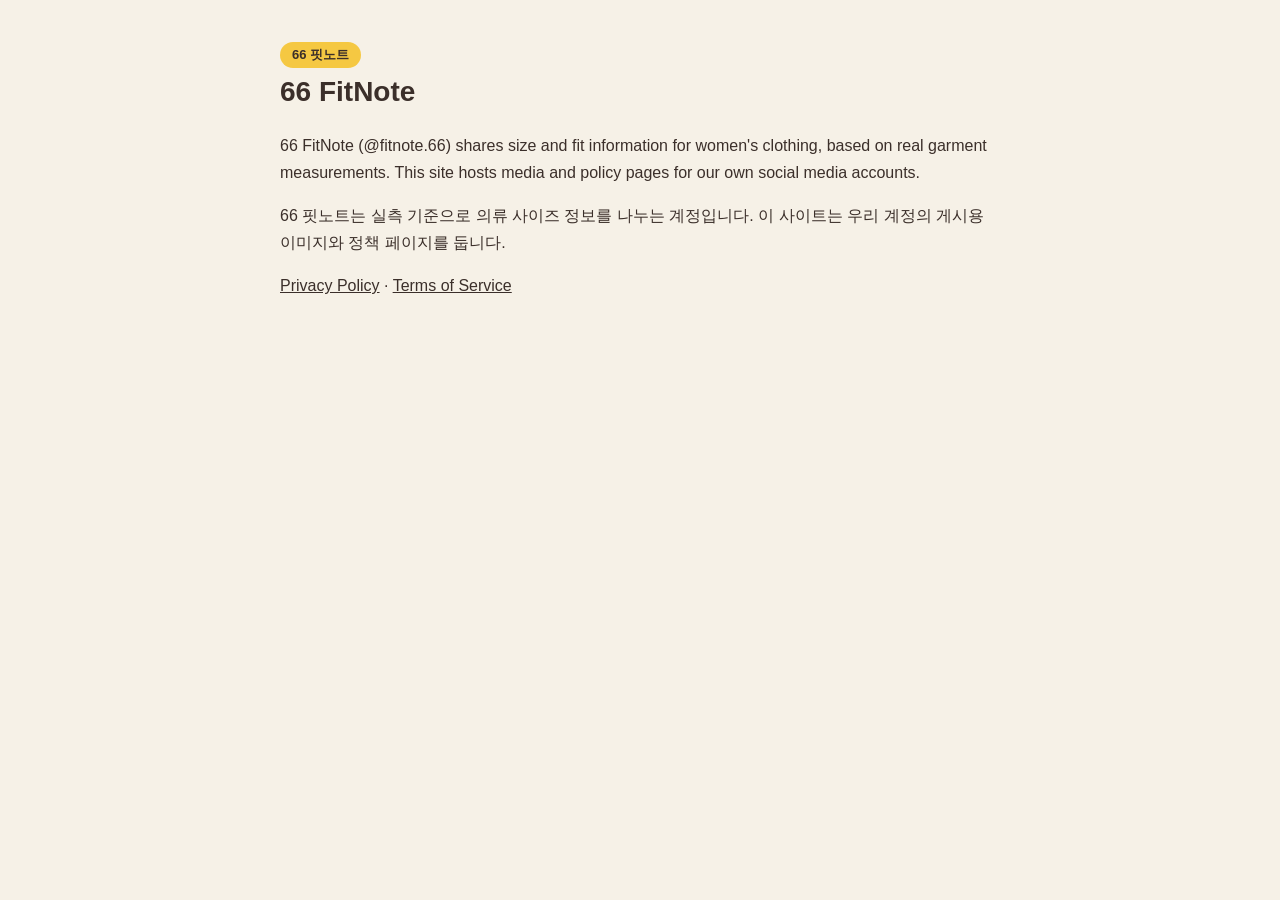
<file: index.html>
<!doctype html><html lang="ko"><head><meta charset="utf-8"><meta name="viewport" content="width=device-width,initial-scale=1"><title>66 FitNote</title><link rel="stylesheet" href="style.css"></head>
<body><main>
<span class="tag">66 핏노트</span>
<h1>66 FitNote</h1>
<p>66 FitNote (@fitnote.66) shares size and fit information for women's clothing, based on real garment measurements. This site hosts media and policy pages for our own social media accounts.</p>
<p>66 핏노트는 실측 기준으로 의류 사이즈 정보를 나누는 계정입니다. 이 사이트는 우리 계정의 게시용 이미지와 정책 페이지를 둡니다.</p>
<p><a href="privacy.html">Privacy Policy</a> · <a href="terms.html">Terms of Service</a></p>
</main></body></html>
</file>
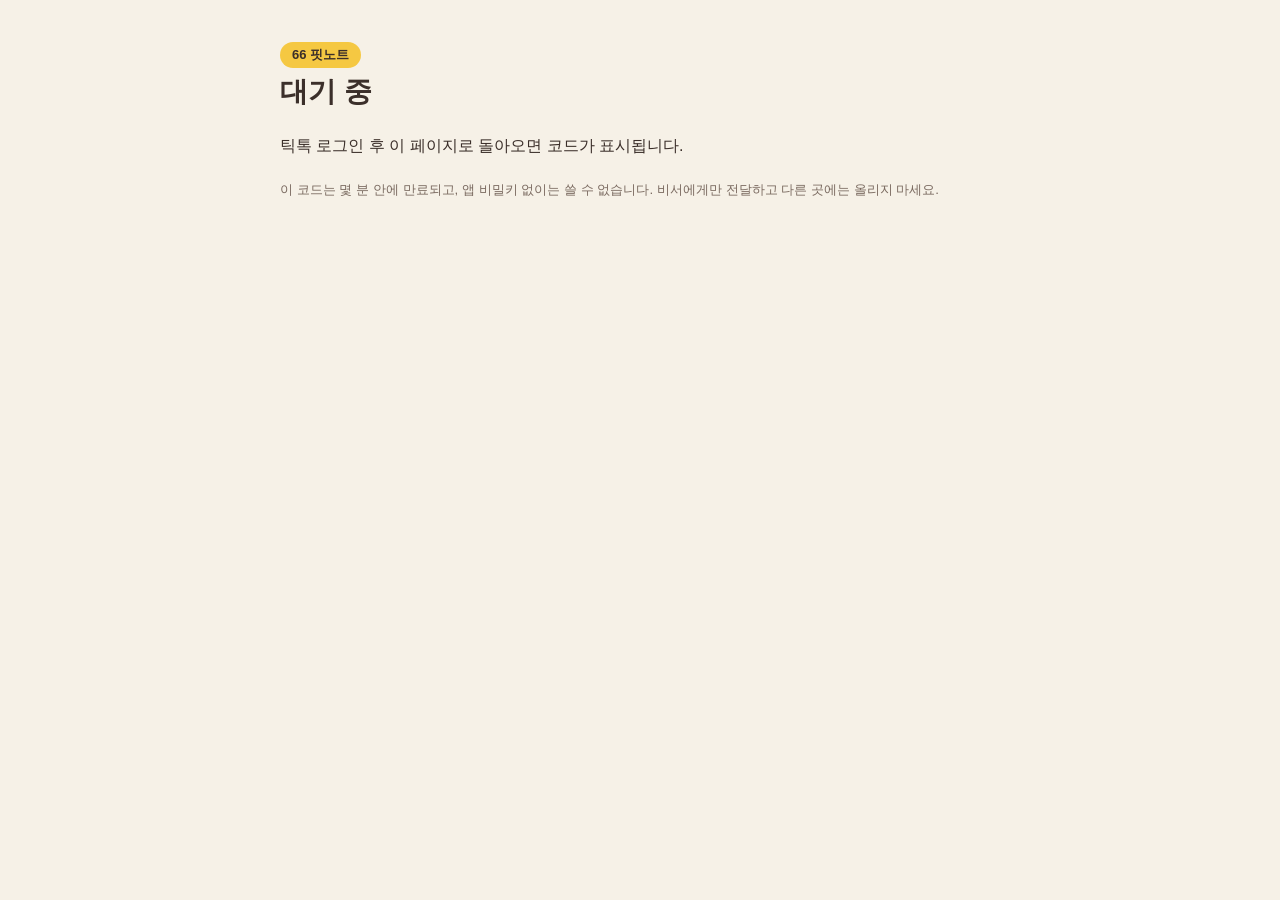
<file: callback.html>
<!doctype html><html lang="ko"><head><meta charset="utf-8"><meta name="viewport" content="width=device-width,initial-scale=1"><title>연결 완료</title><link rel="stylesheet" href="style.css"></head>
<body><main>
<span class="tag">66 핏노트</span>
<h1 id="t">연결 확인 중</h1>
<p id="m"></p>
<div class="box" id="c" hidden></div>
<button id="b" hidden style="padding:10px 18px;border:0;border-radius:10px;background:#F5C842;font-weight:700;cursor:pointer">코드 복사</button>
<p><small>이 코드는 몇 분 안에 만료되고, 앱 비밀키 없이는 쓸 수 없습니다. 비서에게만 전달하고 다른 곳에는 올리지 마세요.</small></p>
<script>
const p=new URLSearchParams(location.search),code=p.get('code'),err=p.get('error');
const t=document.getElementById('t'),m=document.getElementById('m'),c=document.getElementById('c'),b=document.getElementById('b');
if(code){t.textContent='연결 완료';m.textContent='아래 코드를 복사해서 비서(다온)에게 보내 주세요.';c.textContent=code;c.hidden=false;b.hidden=false;
b.onclick=()=>{navigator.clipboard.writeText(code).then(()=>b.textContent='복사됨',()=>{const r=document.createRange();r.selectNodeContents(c);getSelection().removeAllRanges();getSelection().addRange(r);});};}
else if(err){t.textContent='연결 실패';m.textContent='오류: '+err+' '+(p.get('error_description')||'');}
else{t.textContent='대기 중';m.textContent='틱톡 로그인 후 이 페이지로 돌아오면 코드가 표시됩니다.';}
</script>
</main></body></html>
</file>
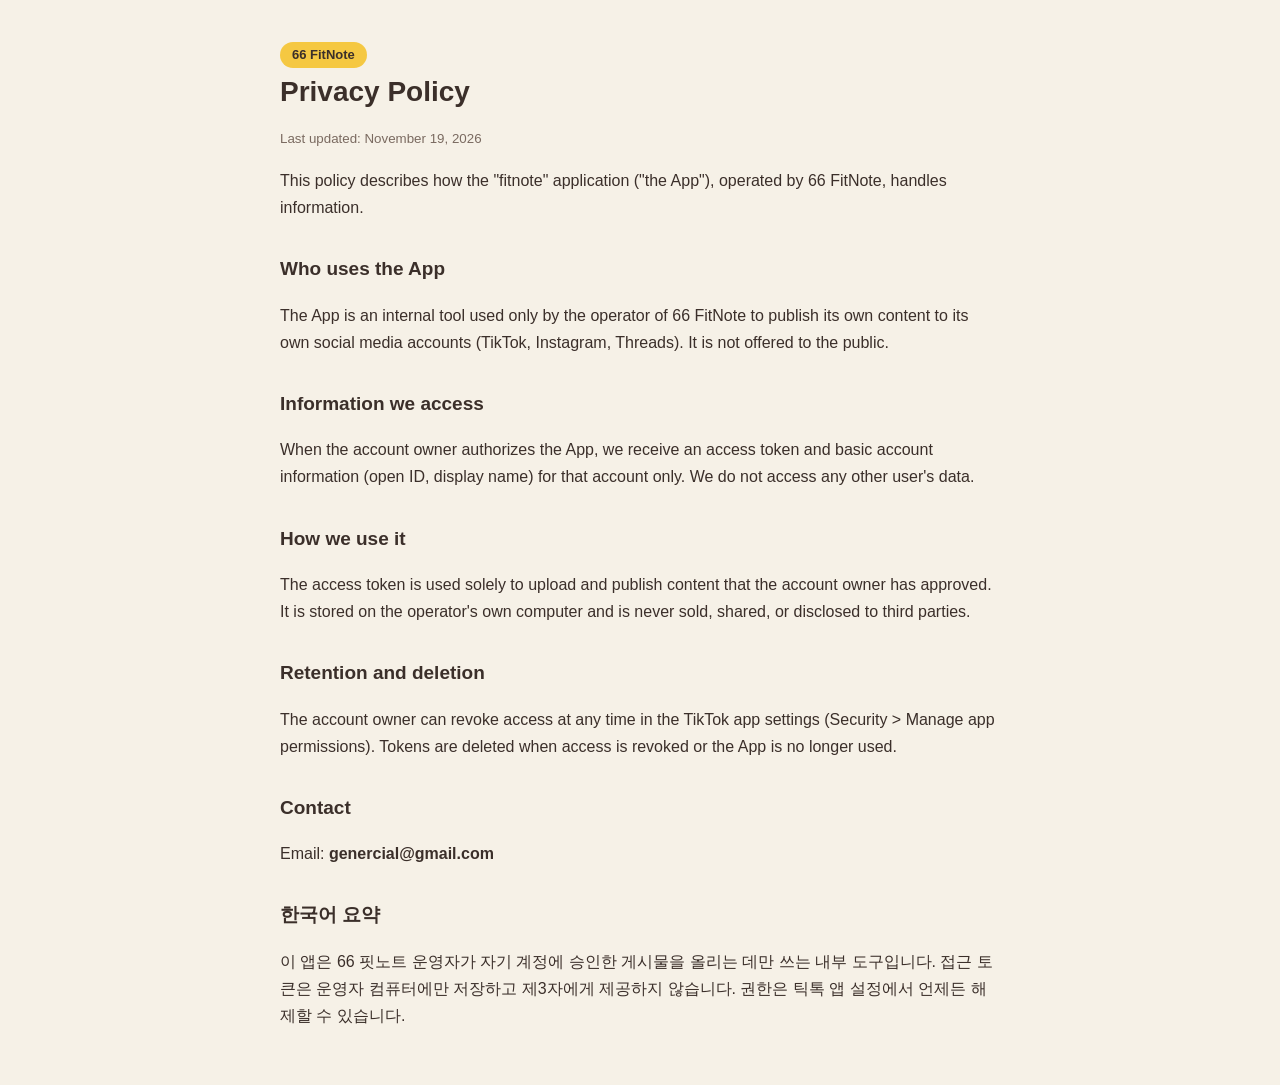
<file: privacy.html>
<!doctype html><html lang="en"><head><meta charset="utf-8"><meta name="viewport" content="width=device-width,initial-scale=1"><title>Privacy Policy</title><link rel="stylesheet" href="style.css"></head>
<body><main>
<span class="tag">66 FitNote</span>
<h1>Privacy Policy</h1>
<small>Last updated: November 19, 2026</small>
<p>This policy describes how the "fitnote" application ("the App"), operated by 66 FitNote, handles information.</p>
<h2>Who uses the App</h2>
<p>The App is an internal tool used only by the operator of 66 FitNote to publish its own content to its own social media accounts (TikTok, Instagram, Threads). It is not offered to the public.</p>
<h2>Information we access</h2>
<p>When the account owner authorizes the App, we receive an access token and basic account information (open ID, display name) for that account only. We do not access any other user's data.</p>
<h2>How we use it</h2>
<p>The access token is used solely to upload and publish content that the account owner has approved. It is stored on the operator's own computer and is never sold, shared, or disclosed to third parties.</p>
<h2>Retention and deletion</h2>
<p>The account owner can revoke access at any time in the TikTok app settings (Security &gt; Manage app permissions). Tokens are deleted when access is revoked or the App is no longer used.</p>
<h2>Contact</h2>
<p>Email: <strong>genercial@gmail.com</strong></p>
<h2>한국어 요약</h2>
<p>이 앱은 66 핏노트 운영자가 자기 계정에 승인한 게시물을 올리는 데만 쓰는 내부 도구입니다. 접근 토큰은 운영자 컴퓨터에만 저장하고 제3자에게 제공하지 않습니다. 권한은 틱톡 앱 설정에서 언제든 해제할 수 있습니다.</p>
</main></body></html>
</file>
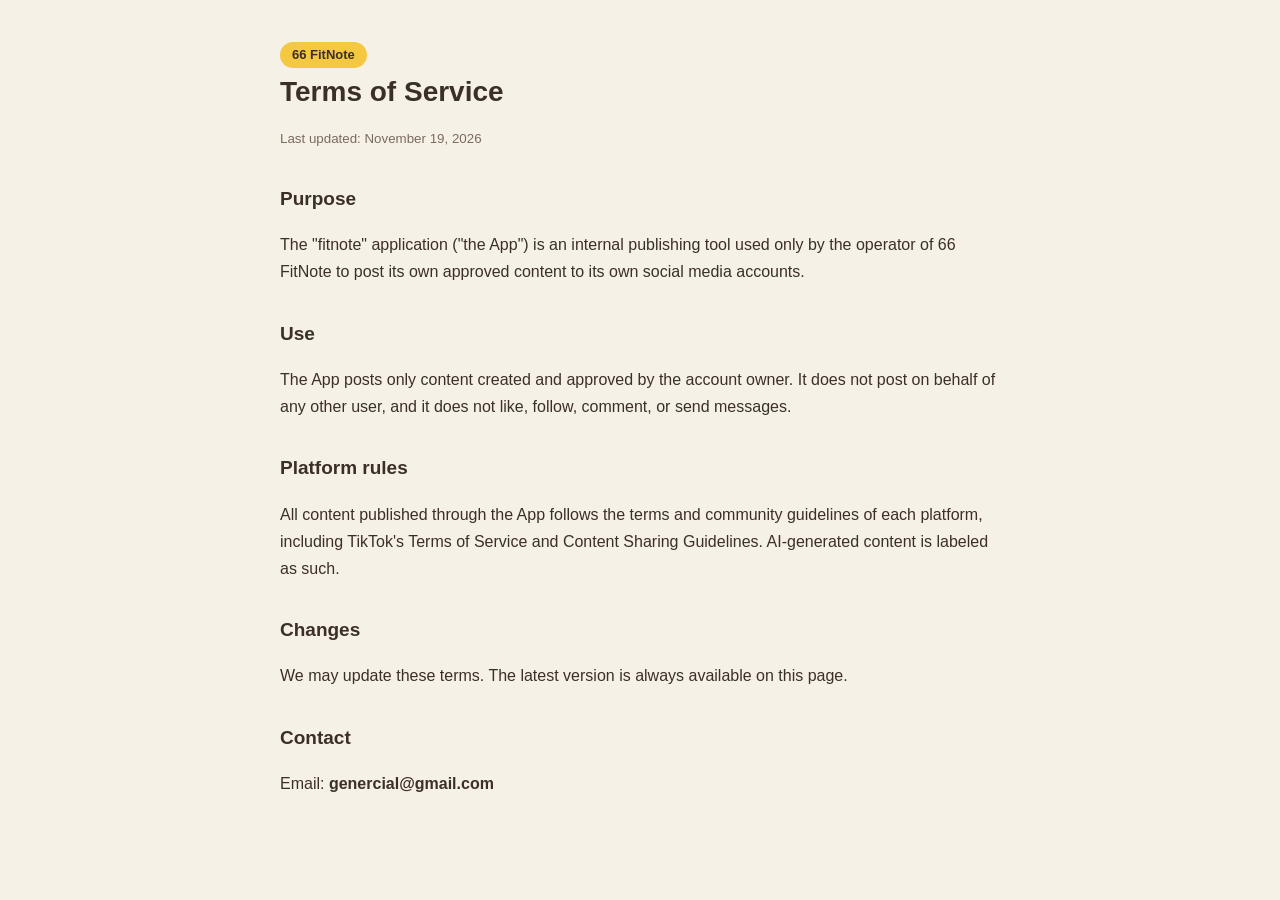
<file: terms.html>
<!doctype html><html lang="en"><head><meta charset="utf-8"><meta name="viewport" content="width=device-width,initial-scale=1"><title>Terms of Service</title><link rel="stylesheet" href="style.css"></head>
<body><main>
<span class="tag">66 FitNote</span>
<h1>Terms of Service</h1>
<small>Last updated: November 19, 2026</small>
<h2>Purpose</h2>
<p>The "fitnote" application ("the App") is an internal publishing tool used only by the operator of 66 FitNote to post its own approved content to its own social media accounts.</p>
<h2>Use</h2>
<p>The App posts only content created and approved by the account owner. It does not post on behalf of any other user, and it does not like, follow, comment, or send messages.</p>
<h2>Platform rules</h2>
<p>All content published through the App follows the terms and community guidelines of each platform, including TikTok's Terms of Service and Content Sharing Guidelines. AI-generated content is labeled as such.</p>
<h2>Changes</h2>
<p>We may update these terms. The latest version is always available on this page.</p>
<h2>Contact</h2>
<p>Email: <strong>genercial@gmail.com</strong></p>
</main></body></html>
</file>
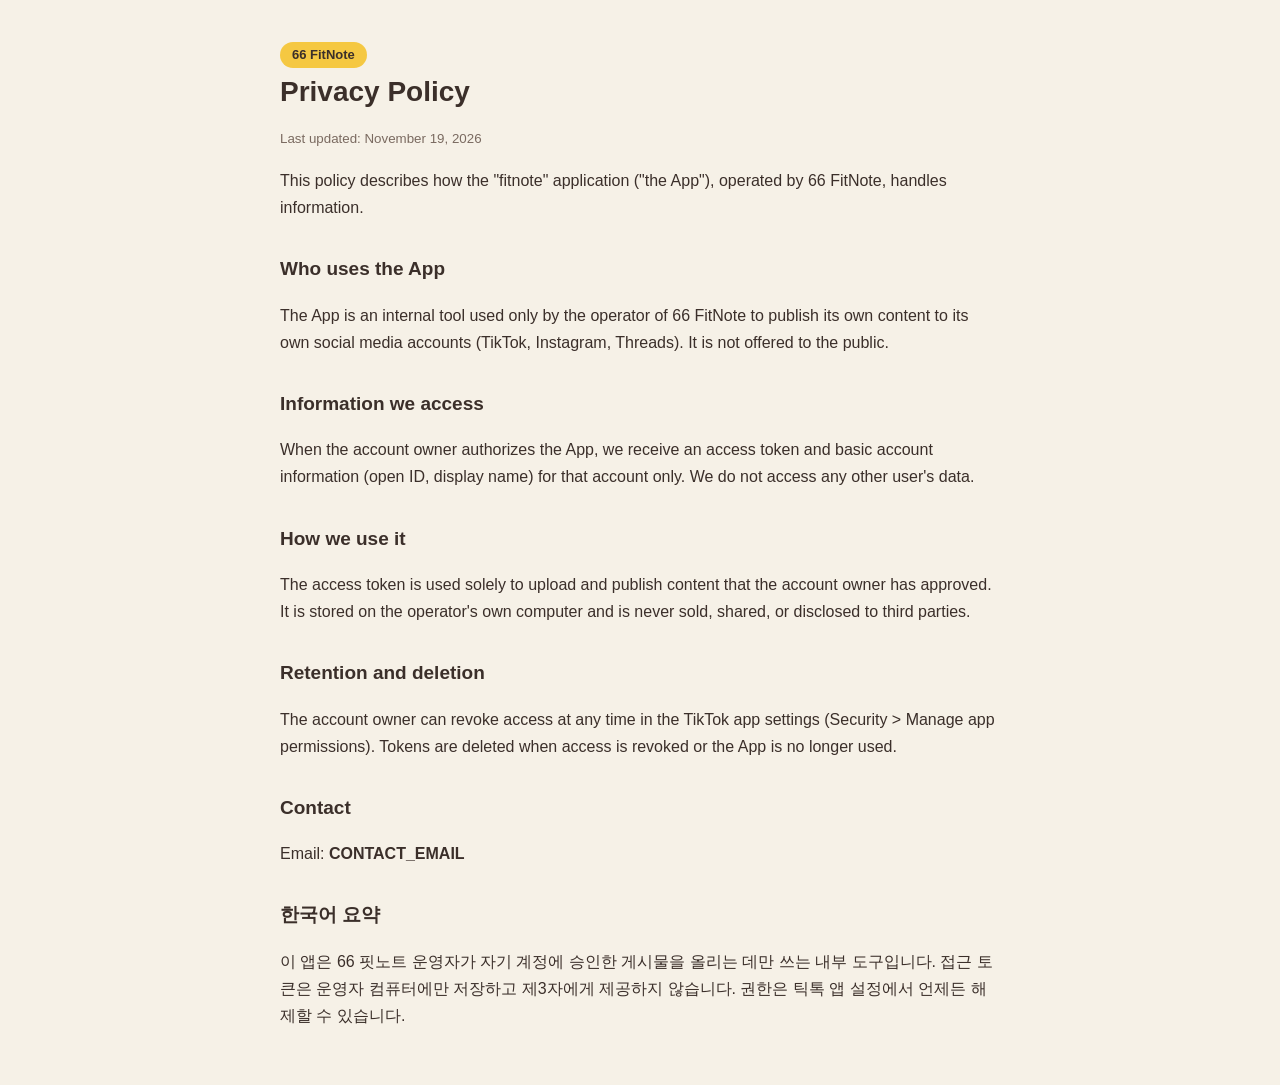
<file: fitnote-media/privacy.html>
<!doctype html><html lang="en"><head><meta charset="utf-8"><meta name="viewport" content="width=device-width,initial-scale=1"><title>Privacy Policy</title><link rel="stylesheet" href="style.css"></head>
<body><main>
<span class="tag">66 FitNote</span>
<h1>Privacy Policy</h1>
<small>Last updated: November 19, 2026</small>
<p>This policy describes how the "fitnote" application ("the App"), operated by 66 FitNote, handles information.</p>
<h2>Who uses the App</h2>
<p>The App is an internal tool used only by the operator of 66 FitNote to publish its own content to its own social media accounts (TikTok, Instagram, Threads). It is not offered to the public.</p>
<h2>Information we access</h2>
<p>When the account owner authorizes the App, we receive an access token and basic account information (open ID, display name) for that account only. We do not access any other user's data.</p>
<h2>How we use it</h2>
<p>The access token is used solely to upload and publish content that the account owner has approved. It is stored on the operator's own computer and is never sold, shared, or disclosed to third parties.</p>
<h2>Retention and deletion</h2>
<p>The account owner can revoke access at any time in the TikTok app settings (Security &gt; Manage app permissions). Tokens are deleted when access is revoked or the App is no longer used.</p>
<h2>Contact</h2>
<p>Email: <strong>CONTACT_EMAIL</strong></p>
<h2>한국어 요약</h2>
<p>이 앱은 66 핏노트 운영자가 자기 계정에 승인한 게시물을 올리는 데만 쓰는 내부 도구입니다. 접근 토큰은 운영자 컴퓨터에만 저장하고 제3자에게 제공하지 않습니다. 권한은 틱톡 앱 설정에서 언제든 해제할 수 있습니다.</p>
</main></body></html>
</file>
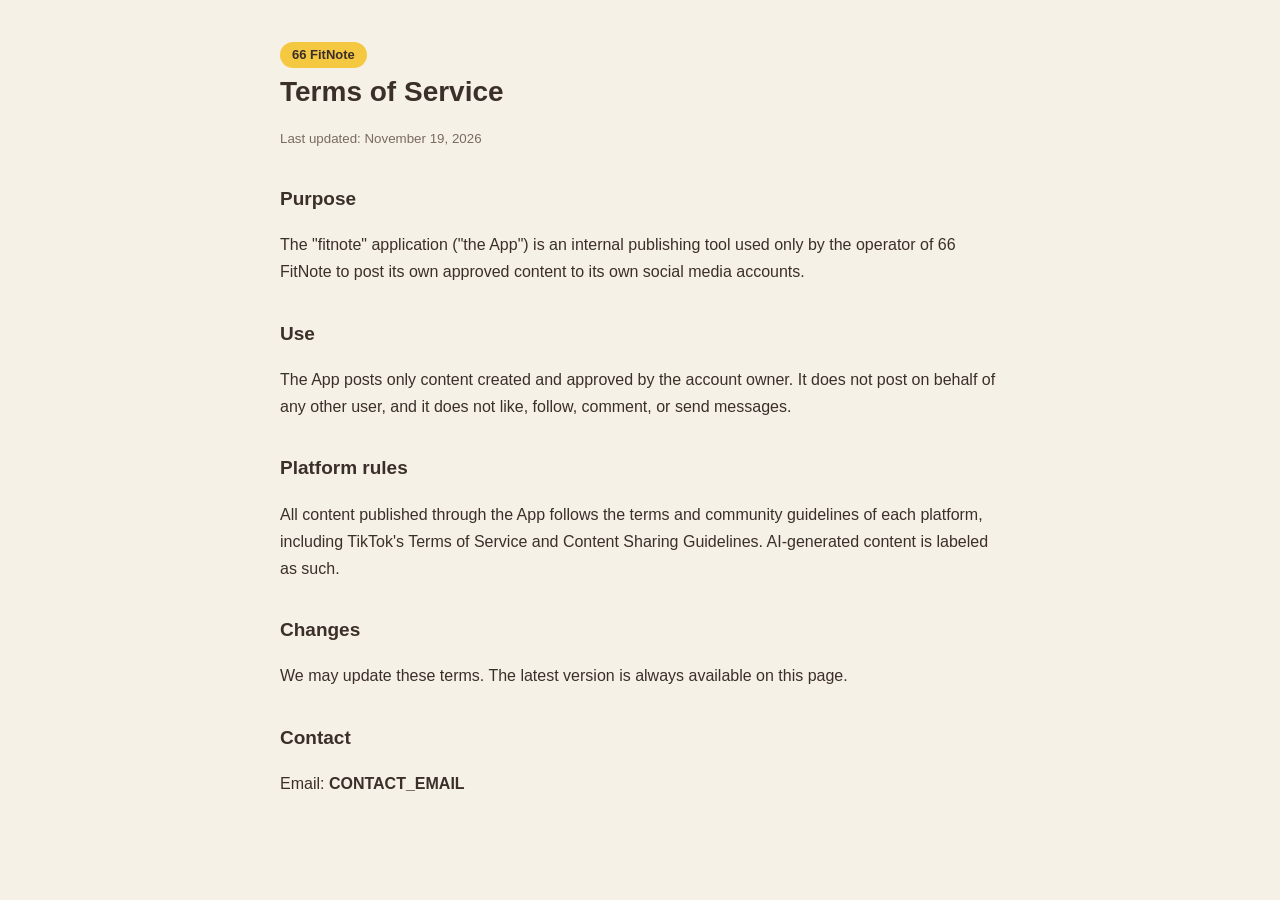
<file: fitnote-media/terms.html>
<!doctype html><html lang="en"><head><meta charset="utf-8"><meta name="viewport" content="width=device-width,initial-scale=1"><title>Terms of Service</title><link rel="stylesheet" href="style.css"></head>
<body><main>
<span class="tag">66 FitNote</span>
<h1>Terms of Service</h1>
<small>Last updated: November 19, 2026</small>
<h2>Purpose</h2>
<p>The "fitnote" application ("the App") is an internal publishing tool used only by the operator of 66 FitNote to post its own approved content to its own social media accounts.</p>
<h2>Use</h2>
<p>The App posts only content created and approved by the account owner. It does not post on behalf of any other user, and it does not like, follow, comment, or send messages.</p>
<h2>Platform rules</h2>
<p>All content published through the App follows the terms and community guidelines of each platform, including TikTok's Terms of Service and Content Sharing Guidelines. AI-generated content is labeled as such.</p>
<h2>Changes</h2>
<p>We may update these terms. The latest version is always available on this page.</p>
<h2>Contact</h2>
<p>Email: <strong>CONTACT_EMAIL</strong></p>
</main></body></html>
</file>
<file: style.css>
body{margin:0;background:#F6F1E7;color:#3B2F2A;font-family:-apple-system,"Apple SD Gothic Neo","Noto Sans KR",sans-serif;line-height:1.7}
main{max-width:720px;margin:0 auto;padding:40px 20px}
h1{font-size:28px;margin:0 0 8px}h2{font-size:19px;margin-top:32px}
.tag{display:inline-block;background:#F5C842;border-radius:999px;padding:2px 12px;font-size:13px;font-weight:700}
.box{background:#fff;border-radius:12px;padding:16px 20px;margin:16px 0;word-break:break-all}
a{color:#3B2F2A}small{color:#7a6a60}
</file>
<file: fitnote-media/style.css>
body{margin:0;background:#F6F1E7;color:#3B2F2A;font-family:-apple-system,"Apple SD Gothic Neo","Noto Sans KR",sans-serif;line-height:1.7}
main{max-width:720px;margin:0 auto;padding:40px 20px}
h1{font-size:28px;margin:0 0 8px}h2{font-size:19px;margin-top:32px}
.tag{display:inline-block;background:#F5C842;border-radius:999px;padding:2px 12px;font-size:13px;font-weight:700}
.box{background:#fff;border-radius:12px;padding:16px 20px;margin:16px 0;word-break:break-all}
a{color:#3B2F2A}small{color:#7a6a60}
</file>
